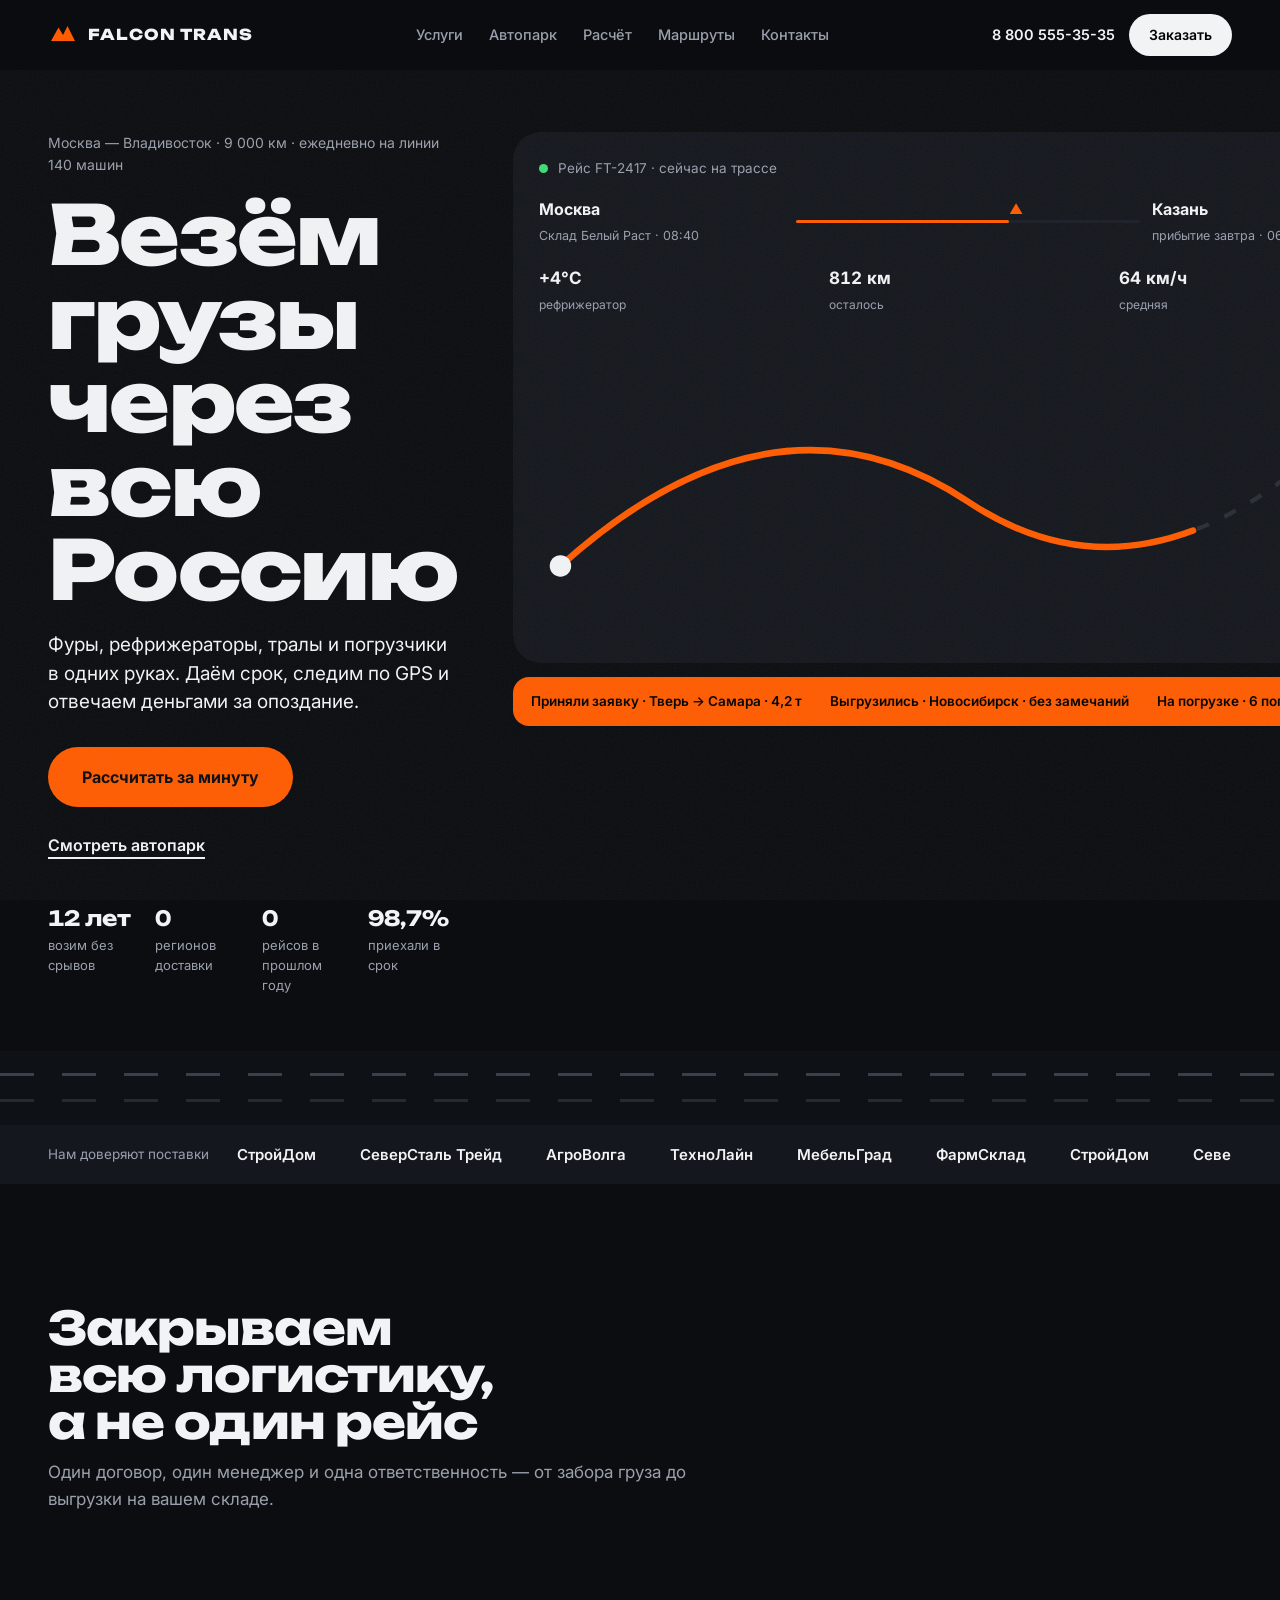
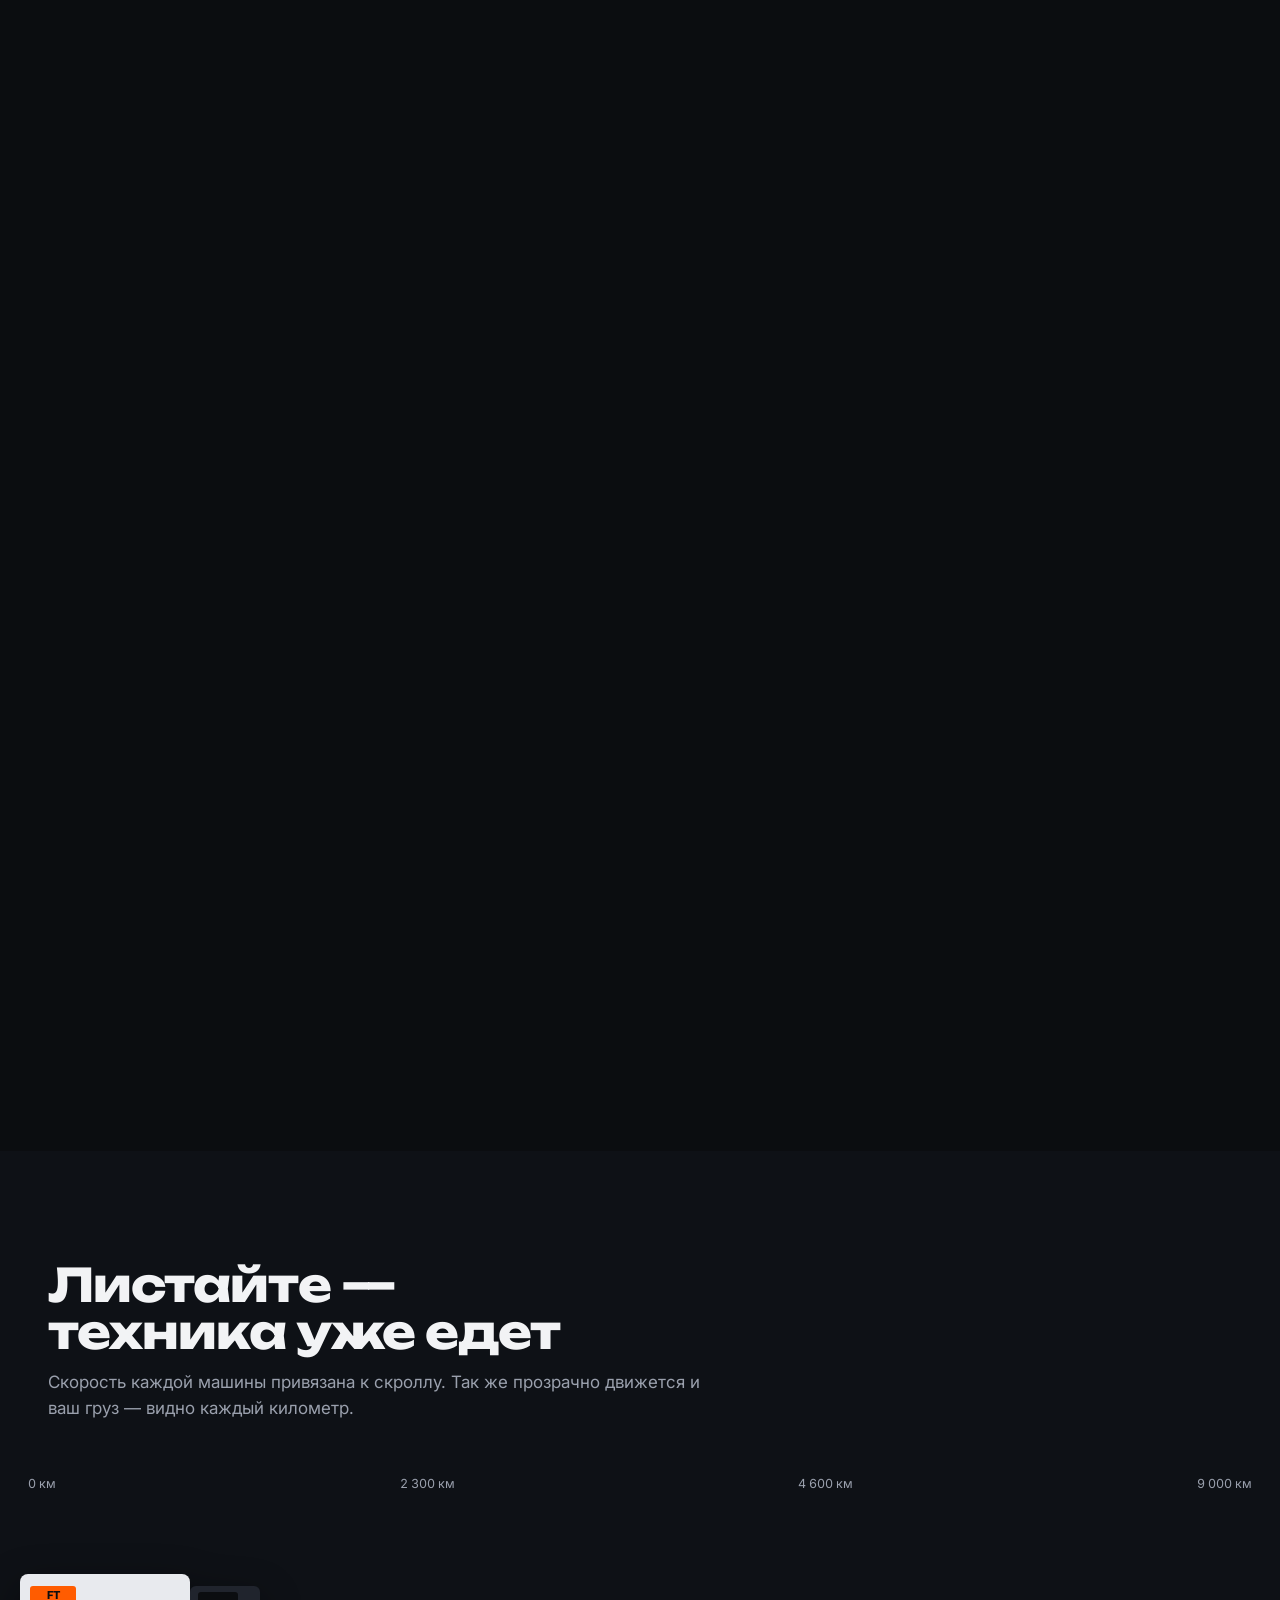
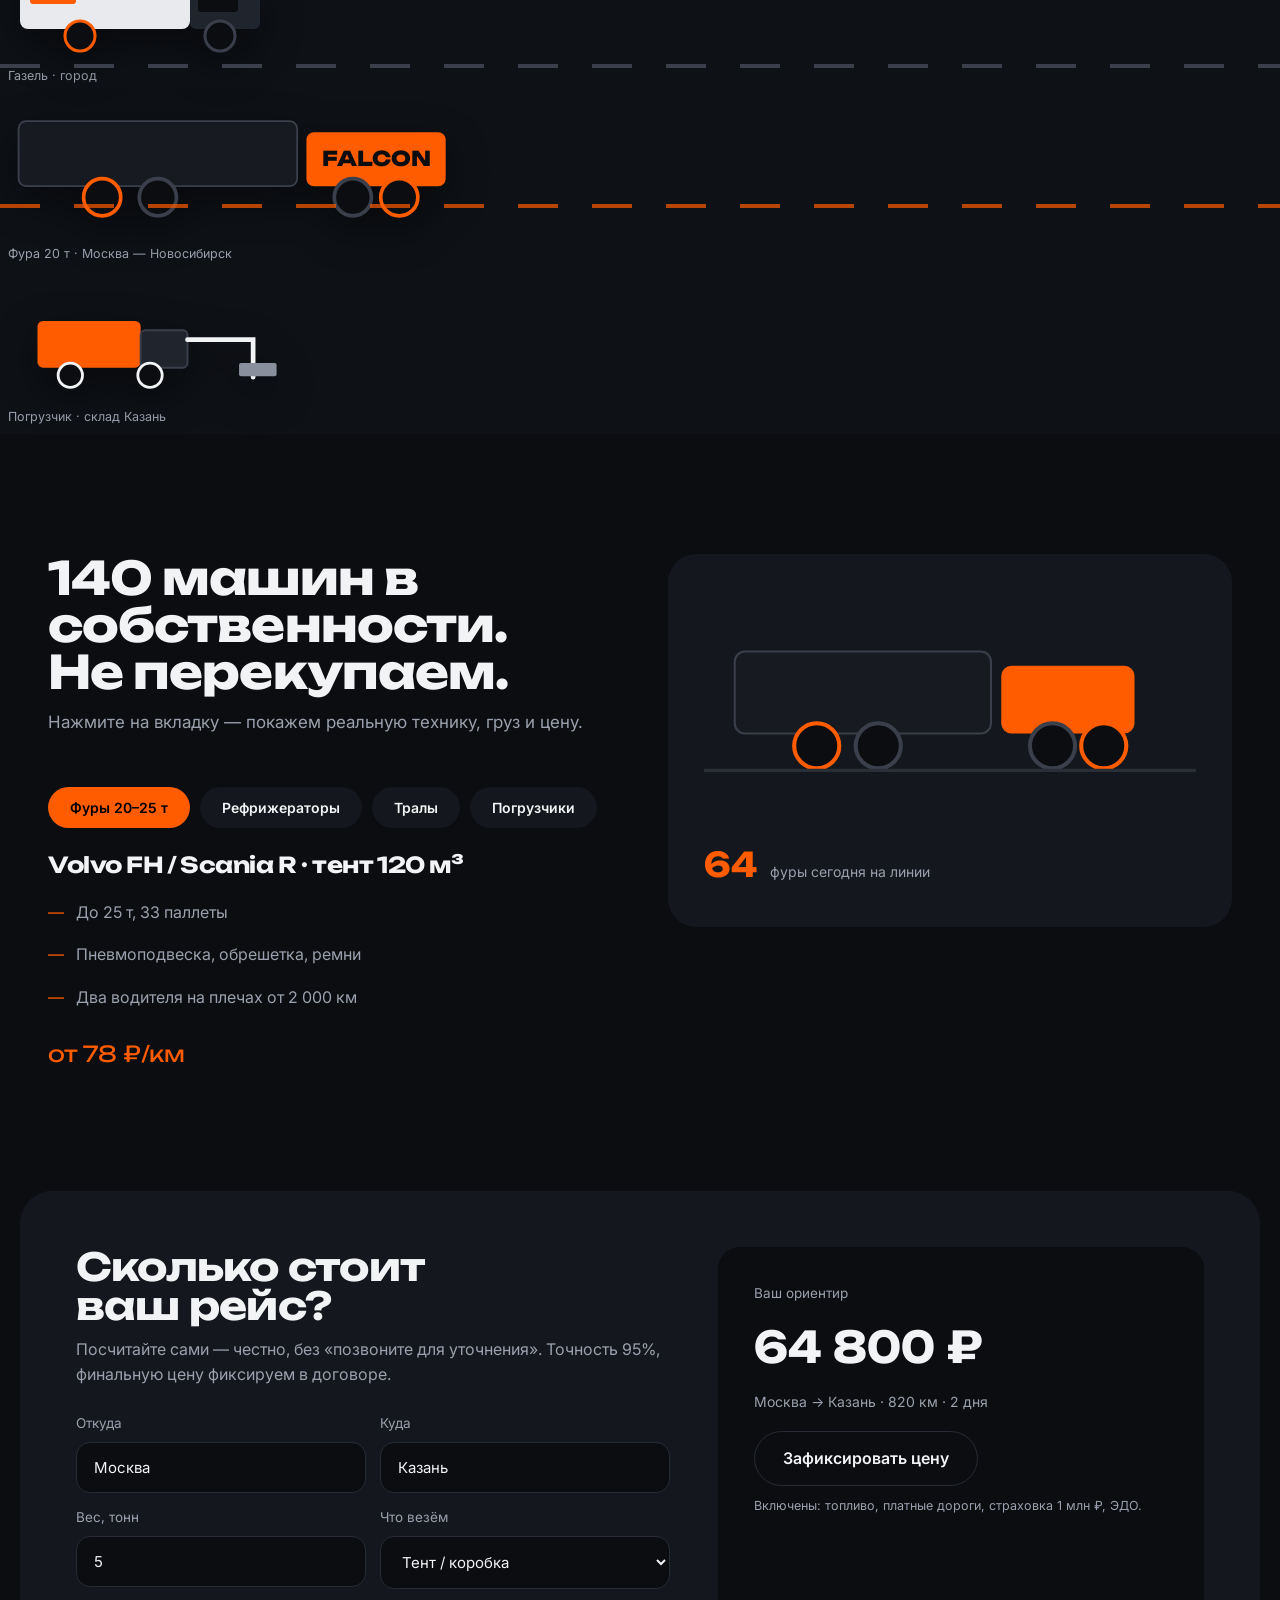
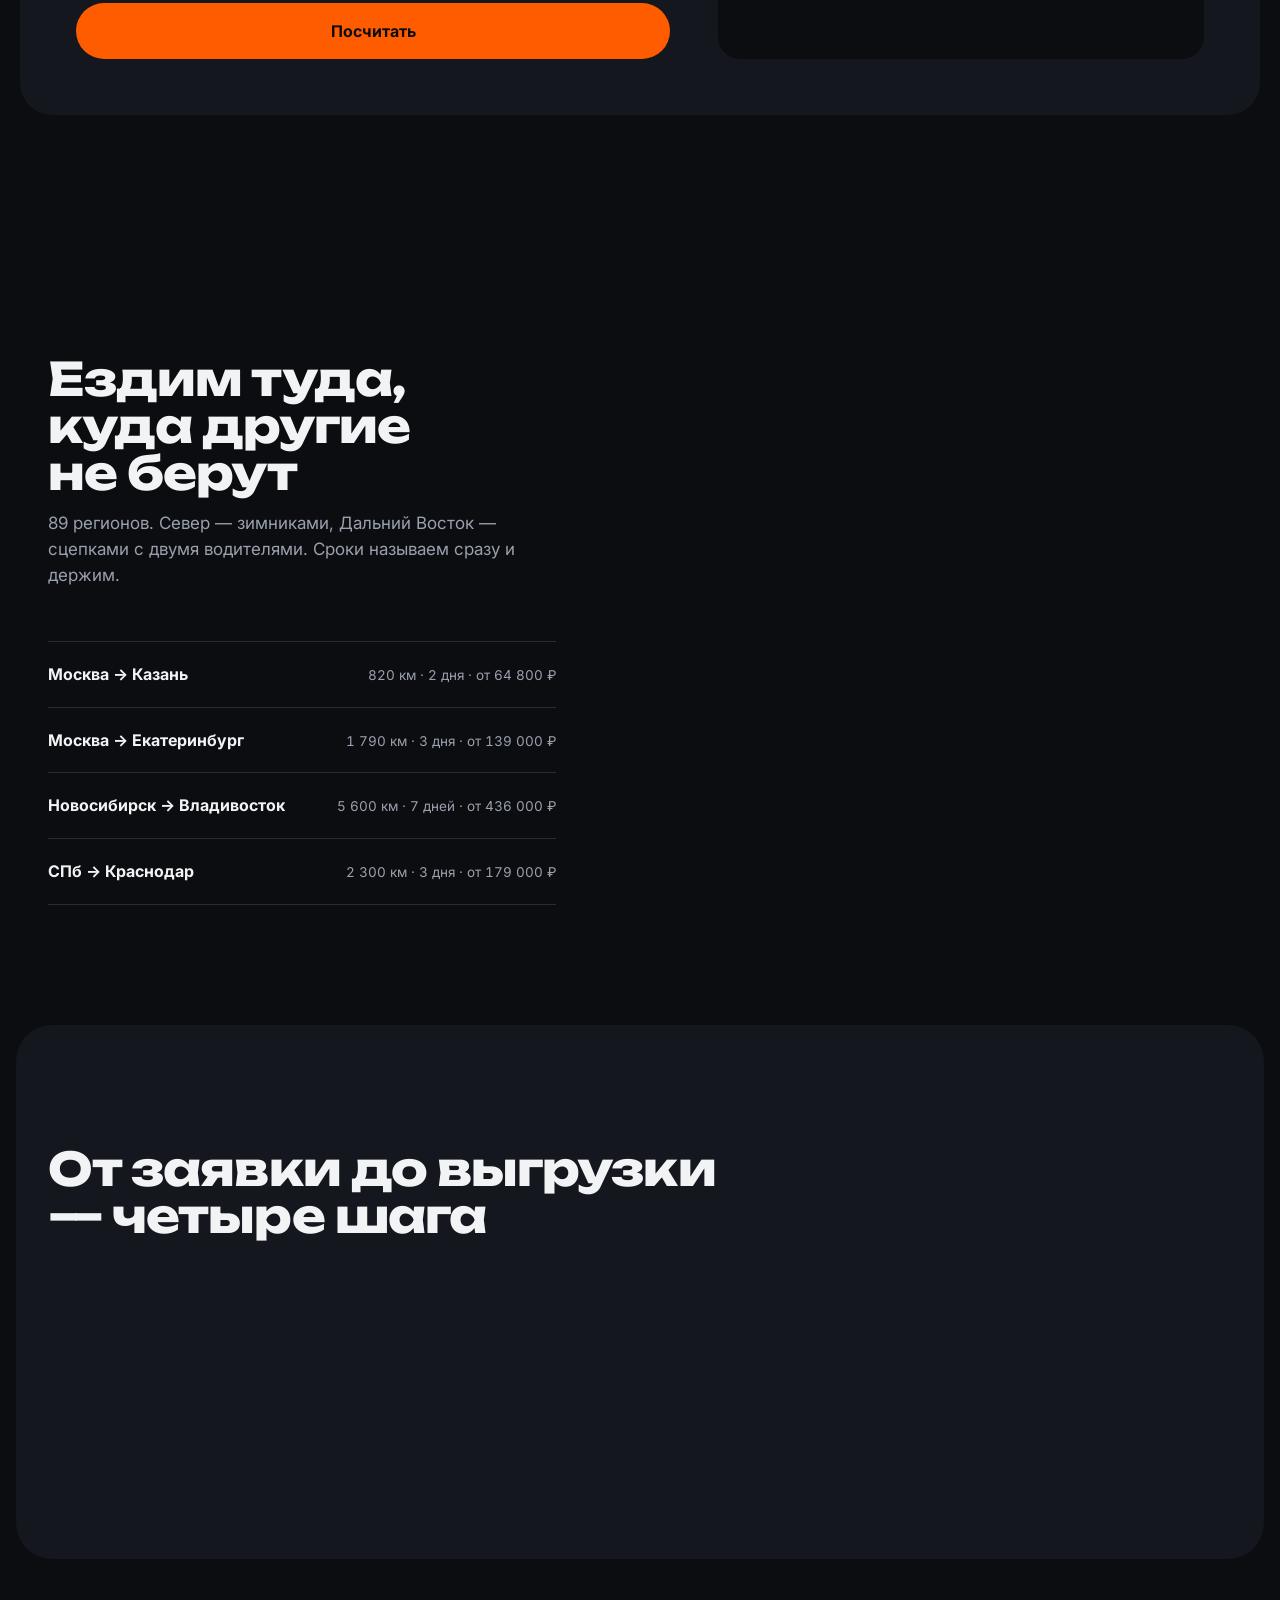
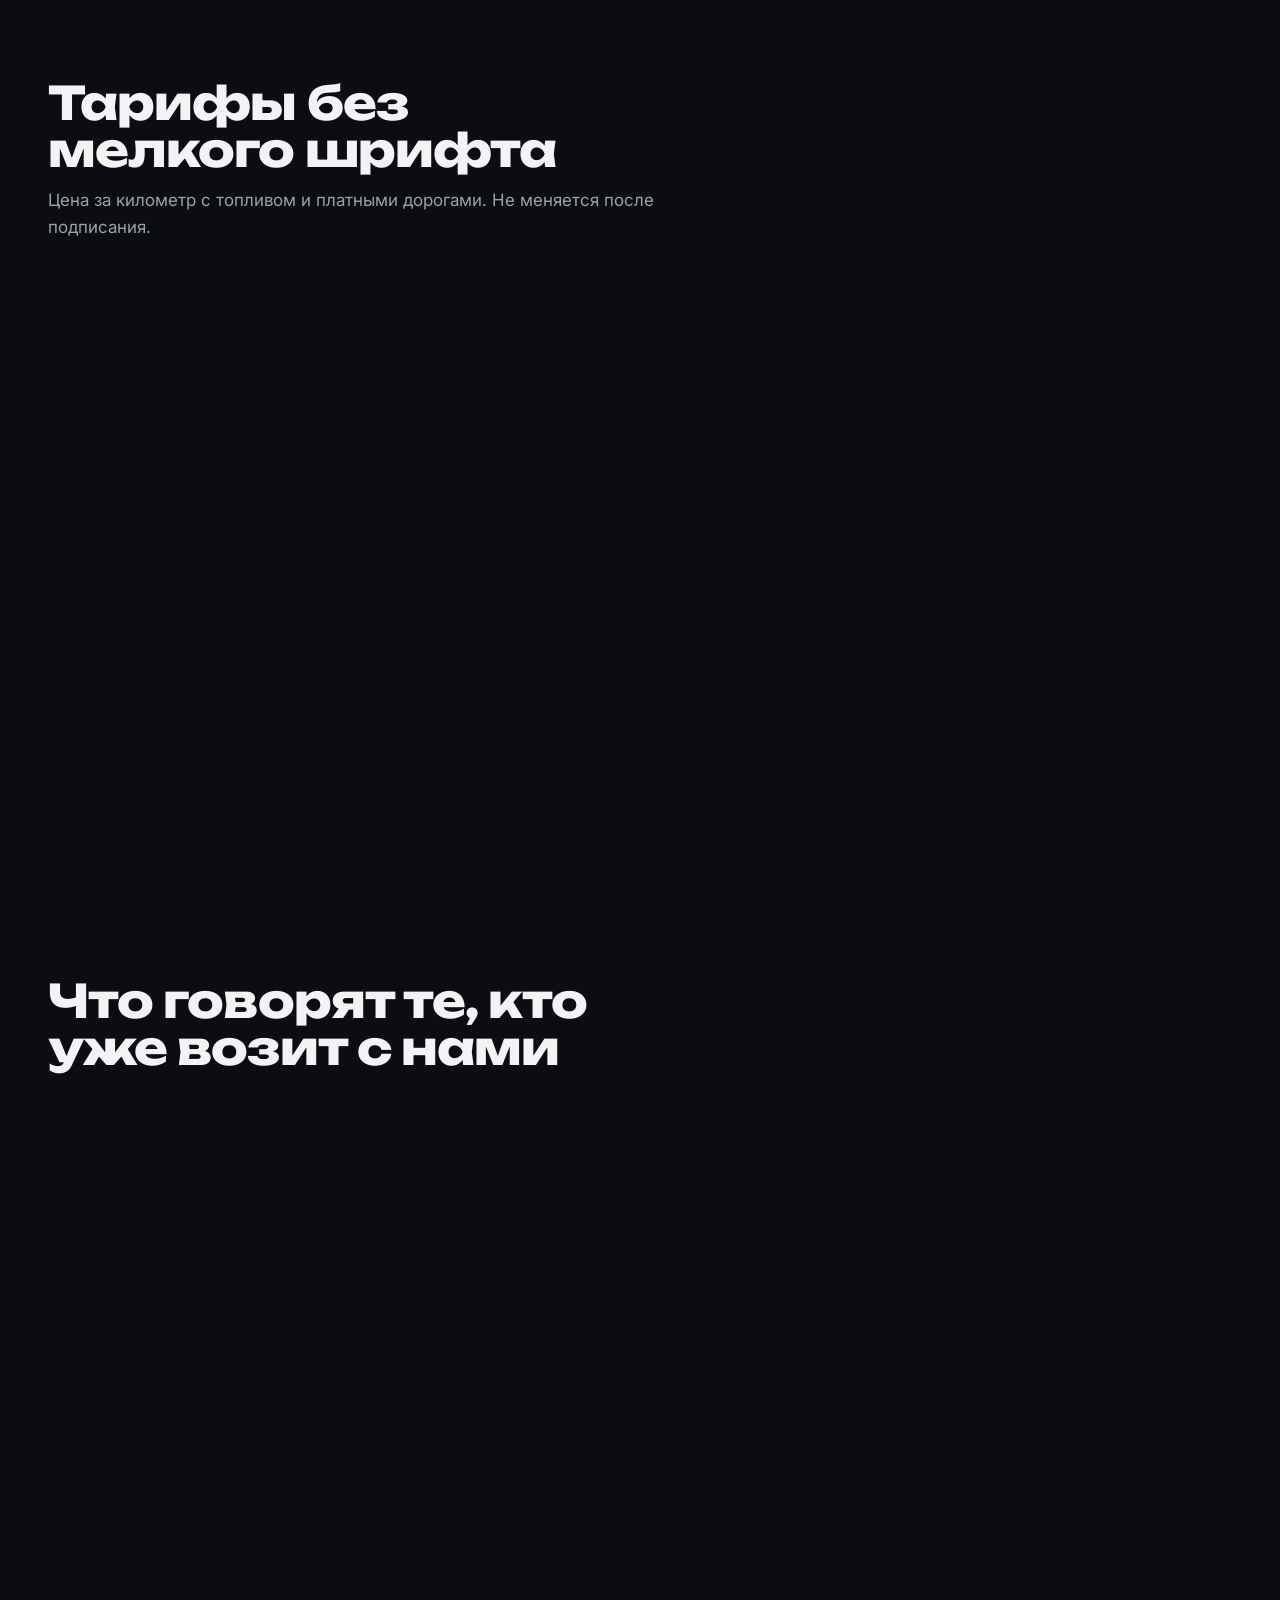
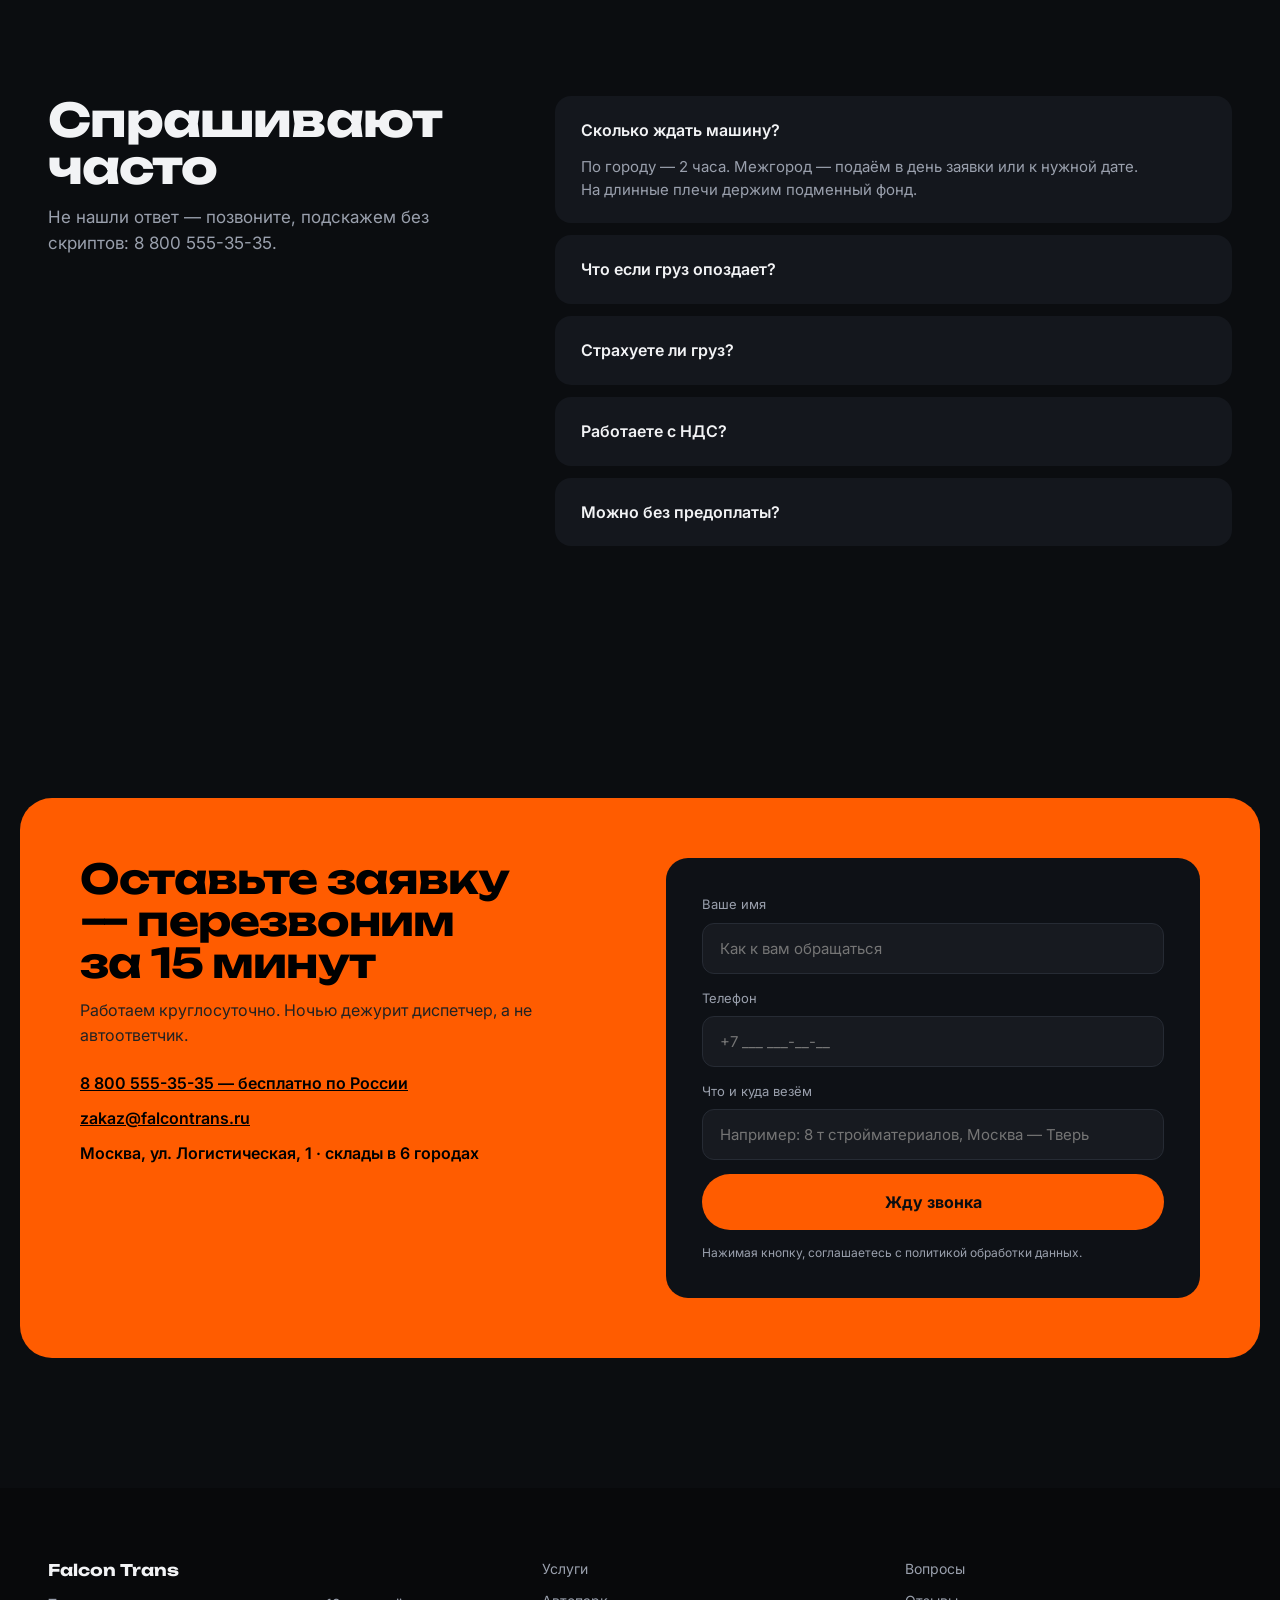
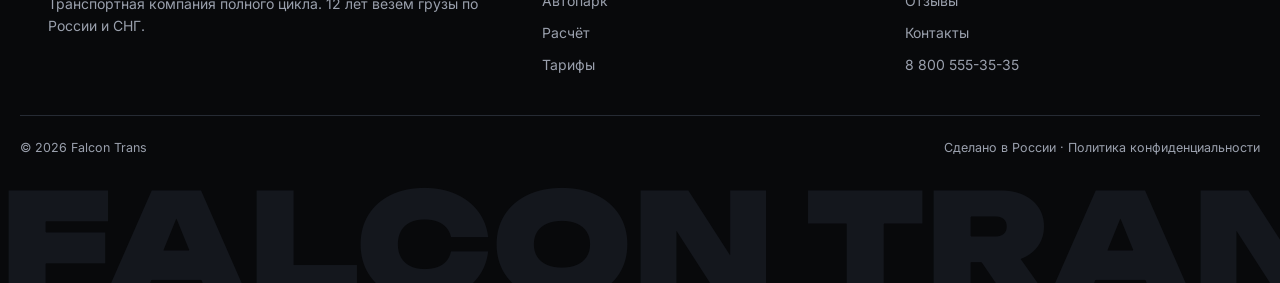
<file: index.html>
<!DOCTYPE html>
<html lang="ru">
<head>
<meta charset="UTF-8">
<meta name="viewport" content="width=device-width, initial-scale=1.0">
<title>Falcon Trans — грузоперевозки по всей России за 1–7 дней</title>
<meta name="description" content="Falcon Trans — транспортная компания полного цикла. Фуры, рефрижераторы, тралы и погрузчики. 89 регионов, GPS-контроль, страховка, склады. Расчёт за 15 минут.">
<meta property="og:title" content="Falcon Trans — везём через всю Россию">
<meta property="og:description" content="Собственный автопарк, спецтехника, отслеживание в реальном времени.">
<meta property="og:type" content="website">
<link rel="icon" href="data:image/svg+xml,%3Csvg xmlns='http://www.w3.org/2000/svg' viewBox='0 0 40 40'%3E%3Cpath d='M4 28L14 10L20 20L26 8L36 28H4Z' fill='%23FF5C00'/%3E%3C/svg%3E">
<link rel="preconnect" href="https://fonts.googleapis.com">
<link rel="preconnect" href="https://fonts.gstatic.com" crossorigin>
<link href="https://fonts.googleapis.com/css2?family=Unbounded:wght@400;500;600;700;800;900&family=Inter:wght@400;500;600&display=swap" rel="stylesheet">
<link rel="stylesheet" href="styles.css">
</head>
<body>
<a class="skip" href="#main">Перейти к содержимому</a>
<div class="progress" id="progress" aria-hidden="true"></div>
<div class="grain" aria-hidden="true"></div>

<div class="preloader" id="preloader" aria-hidden="true">
  <div class="preloader-mark">FALCON TRANS</div>
  <div class="preloader-road"><span></span></div>
</div>

<header class="nav" id="nav">
  <div class="nav-in">
    <a href="#top" class="brand" aria-label="Falcon Trans — на главную">
      <svg viewBox="0 0 40 40" aria-hidden="true"><path d="M4 28L14 10L20 20L26 8L36 28H4Z" fill="#FF5C00"/></svg>
      <span>FALCON TRANS</span>
    </a>
    <nav class="nav-links" aria-label="Основная навигация">
      <a href="#services">Услуги</a>
      <a href="#fleet">Автопарк</a>
      <a href="#calc">Расчёт</a>
      <a href="#geo">Маршруты</a>
      <a href="#contacts">Контакты</a>
    </nav>
    <div class="nav-side">
      <a class="nav-tel" href="tel:+78005553535">8 800 555-35-35</a>
      <a class="btn-small" href="#calc">Заказать</a>
      <button class="burger" id="burger" aria-label="Открыть меню" aria-expanded="false"><span></span><span></span></button>
    </div>
  </div>
</header>

<div class="mmenu" id="mmenu" hidden>
  <a href="#services">Услуги</a>
  <a href="#fleet">Автопарк</a>
  <a href="#calc">Расчёт стоимости</a>
  <a href="#geo">Маршруты</a>
  <a href="#contacts">Контакты</a>
  <a class="btn-primary" href="tel:+78005553535">Позвонить</a>
</div>

<main id="main">
<!-- HERO -->
<section class="hero" id="top">
  <div class="wrap hero-grid">
    <div class="hero-copy">
      <p class="hero-meta">Москва — Владивосток · 9 000 км · ежедневно на линии 140 машин</p>
      <h1>Везём грузы через всю Россию</h1>
      <p class="lead">Фуры, рефрижераторы, тралы и погрузчики в одних руках. Даём срок, следим по GPS и отвечаем деньгами за опоздание.</p>
      <div class="hero-actions">
        <a href="#calc" class="btn-primary" data-magnet>Рассчитать за минуту</a>
        <a href="#fleet" class="hero-link">Смотреть автопарк</a>
      </div>
      <dl class="hero-numbers">
        <div><dt>12 лет</dt><dd>возим без срывов</dd></div>
        <div><dt data-count="89">0</dt><dd>регионов доставки</dd></div>
        <div><dt><span data-count="48200">0</span></dt><dd>рейсов в прошлом году</dd></div>
        <div><dt>98,7%</dt><dd>приехали в срок</dd></div>
      </dl>
    </div>
    <div class="hero-board">
      <div class="board-card" id="boardCard">
        <div class="board-top">
          <span class="live-dot"></span>
          <span>Рейс FT-2417 · сейчас на трассе</span>
        </div>
        <div class="board-route">
          <div><strong>Москва</strong><span>Склад Белый Раст · 08:40</span></div>
          <div class="board-line" aria-hidden="true"><i></i><em class="board-truck" id="boardTruck">▲</em></div>
          <div class="board-right"><strong>Казань</strong><span>прибытие завтра · 06:10</span></div>
        </div>
        <div class="board-meta">
          <div><b>+4°C</b><span>рефрижератор</span></div>
          <div><b>812 км</b><span>осталось</span></div>
          <div><b>64 км/ч</b><span>средняя</span></div>
        </div>
        <svg class="board-map" viewBox="0 0 400 140" aria-hidden="true">
          <path d="M10 110 Q 110 20 200 80 T 390 30" fill="none" stroke="#2A2E36" stroke-width="2" stroke-dasharray="6 8"/>
          <path class="board-path" d="M10 110 Q 110 20 200 80 T 390 30" fill="none" stroke="#FF5C00" stroke-width="3" stroke-linecap="round"/>
          <circle cx="10" cy="110" r="5" fill="#F2F3F5"/><circle cx="390" cy="30" r="5" fill="#FF5C00"/>
        </svg>
      </div>
      <div class="board-ticker">
        <span>Приняли заявку · Тверь → Самара · 4,2 т</span>
        <span>Выгрузились · Новосибирск · без замечаний</span>
        <span>На погрузке · 6 погрузчиков · Казань</span>
      </div>
    </div>
  </div>
  <div class="hero-asphalt" aria-hidden="true">
    <div class="asphalt-lane lane-a"></div>
    <div class="asphalt-lane lane-b"></div>
  </div>
</section>

<!-- TRUST -->
<div class="trust">
  <div class="wrap trust-row">
    <span>Нам доверяют поставки</span>
    <div class="marquee" aria-label="Клиенты"><div class="marquee-track">
      <b>СтройДом</b><b>СеверСталь Трейд</b><b>АгроВолга</b><b>ТехноЛайн</b><b>МебельГрад</b><b>ФармСклад</b><b>СтройДом</b><b>СеверСталь Трейд</b><b>АгроВолга</b><b>ТехноЛайн</b><b>МебельГрад</b><b>ФармСклад</b>
    </div></div>
  </div>
</div>

<!-- SERVICES BENTO -->
<section class="section" id="services">
  <div class="wrap">
    <div class="sec-head">
      <h2>Закрываем всю логистику, а не один рейс</h2>
      <p>Один договор, один менеджер и одна ответственность — от забора груза до выгрузки на вашем складе.</p>
    </div>
    <div class="bento">
      <article class="b-card b-big reveal">
        <div class="b-visual b-road" aria-hidden="true">
          <svg viewBox="0 0 520 180"><rect x="0" y="120" width="520" height="10" fill="#22262E"/><rect x="0" y="123" width="520" height="4" fill="#FF5C00" opacity=".9" class="dashmove"/><g class="vmove v1"><rect x="40" y="60" width="220" height="60" rx="6" fill="#171A20" stroke="#333945" stroke-width="2"/><rect x="270" y="72" width="120" height="48" rx="6" fill="#20242D" stroke="#333945" stroke-width="2"/><circle cx="120" cy="130" r="16" fill="#0B0D10" stroke="#FF5C00" stroke-width="3"/><circle cx="170" cy="130" r="16" fill="#0B0D10" stroke="#3A3F4B" stroke-width="3"/><circle cx="330" cy="130" r="16" fill="#0B0D10" stroke="#3A3F4B" stroke-width="3"/></g></svg>
        </div>
        <h3>Междугородние перевозки</h3>
        <p>Тенты 20–120 м³, рефрижераторы −20…+20°C, сцепки и одиночки. Ежедневные выходы из Москвы, Питера, Казани и Новосибирска.</p>
        <a href="#calc">Посчитать рейс</a>
      </article>
      <article class="b-card reveal">
        <div class="b-visual" aria-hidden="true">
          <svg viewBox="0 0 260 140"><rect x="20" y="50" width="90" height="50" rx="5" fill="#171A20" stroke="#333945" stroke-width="2"/><rect x="115" y="60" width="50" height="40" rx="5" fill="#20242D" stroke="#333945" stroke-width="2"/><path d="M165 70h55v30h-55" fill="none" stroke="#FF5C00" stroke-width="4" stroke-linecap="round"/><circle cx="50" cy="108" r="11" fill="#0B0D10" stroke="#FF5C00" stroke-width="2.5"/><circle cx="90" cy="108" r="11" fill="#0B0D10" stroke="#3A3F4B" stroke-width="2.5"/></svg>
        </div>
        <h3>Погрузчики с водителем</h3>
        <p>Toyota и Linde 1,5–10 т. Приедем на ваш склад или дадим технику в аренду на месяц.</p>
        <span class="b-price">от 1 900 ₽/час</span>
      </article>
      <article class="b-card reveal">
        <h3>Негабарит и тралы</h3>
        <p>Станки, спецтехника, модули до 60 т. Разрешения, машины прикрытия, согласование с ГИБДД берём на себя.</p>
        <div class="chips"><span>низкорамники</span><span>разрешения за 3 дня</span></div>
      </article>
      <article class="b-card reveal">
        <h3>Склады ответхранения</h3>
        <p>Тёплые и холодные склады класса А в 6 городах. Примем, пересчитаем, промаркируем и отгрузим по вашей заявке.</p>
        <span class="b-price">от 18 ₽/паллето-сутки</span>
      </article>
      <article class="b-card b-wide reveal">
        <div>
          <h3>Сборные грузы и экспедирование</h3>
          <p>Не нужно платить за целую фуру. Соберём ваш груз с другими, застрахуем и привезём с полным пакетом документов в ЭДО.</p>
        </div>
        <strong>от 9 ₽/кг</strong>
      </article>
    </div>
  </div>
</section>

<!-- HIGHWAY : signature scroll -->
<section class="highway" id="highway" aria-label="Как движется ваша доставка">
  <div class="wrap">
    <div class="sec-head light">
      <h2>Листайте — техника уже едет</h2>
      <p>Скорость каждой машины привязана к скроллу. Так же прозрачно движется и ваш груз — видно каждый километр.</p>
    </div>
  </div>
  <div class="road-stage" id="roadStage">
    <div class="km" aria-hidden="true"><span>0 км</span><span>2 300 км</span><span>4 600 км</span><span>9 000 км</span></div>
    <!-- van -->
    <div class="vehicle van" id="vVan" aria-hidden="true">
      <svg viewBox="0 0 300 120"><rect x="20" y="30" width="170" height="55" rx="8" fill="#E8EAEE"/><rect x="190" y="42" width="70" height="43" rx="6" fill="#20242D"/><rect x="198" y="48" width="40" height="20" rx="3" fill="#0B0D10"/><circle cx="80" cy="92" r="15" fill="#0B0D10" stroke="#FF5C00" stroke-width="3" class="wheel"/><circle cx="220" cy="92" r="15" fill="#0B0D10" stroke="#3A3F4B" stroke-width="3" class="wheel"/><rect x="30" y="42" width="46" height="18" rx="3" fill="#FF5C00"/><text x="53" y="55" text-anchor="middle" font-size="11" font-weight="800" fill="#0B0D10" font-family="Inter">FT</text></svg>
      <em>Газель · город</em>
    </div>
    <!-- truck -->
    <div class="vehicle truck" id="vTruck" aria-hidden="true">
      <svg viewBox="0 0 560 170"><rect x="20" y="40" width="300" height="70" rx="8" fill="#171A20" stroke="#3A3F4B" stroke-width="2"/><rect x="330" y="52" width="150" height="58" rx="8" fill="#FF5C00"/><text x="405" y="88" text-anchor="middle" font-family="Unbounded" font-weight="800" font-size="22" fill="#0B0D10">FALCON</text><circle cx="110" cy="122" r="20" fill="#0B0D10" stroke="#FF5C00" stroke-width="4" class="wheel"/><circle cx="170" cy="122" r="20" fill="#0B0D10" stroke="#3A3F4B" stroke-width="4" class="wheel"/><circle cx="380" cy="122" r="20" fill="#0B0D10" stroke="#3A3F4B" stroke-width="4" class="wheel"/><circle cx="430" cy="122" r="20" fill="#0B0D10" stroke="#FF5C00" stroke-width="4" class="wheel"/></svg>
      <em>Фура 20 т · Москва — Новосибирск</em>
    </div>
    <!-- forklift -->
    <div class="vehicle fork" id="vFork" aria-hidden="true">
      <svg viewBox="0 0 320 140"><rect x="40" y="50" width="110" height="50" rx="6" fill="#FF5C00"/><rect x="150" y="60" width="50" height="40" rx="5" fill="#20242D" stroke="#3A3F4B" stroke-width="2"/><path d="M200 70h70v40" fill="none" stroke="#F2F3F5" stroke-width="5" stroke-linecap="round"/><rect x="255" y="95" width="40" height="14" rx="2" fill="#8A8F9E"/><circle cx="75" cy="108" r="13" fill="#0B0D10" stroke="#F2F3F5" stroke-width="3" class="wheel"/><circle cx="160" cy="108" r="13" fill="#0B0D10" stroke="#F2F3F5" stroke-width="3" class="wheel"/></svg>
      <em>Погрузчик · склад Казань</em>
    </div>
    <div class="road" aria-hidden="true"><i></i></div>
  </div>
</section>

<!-- FLEET TABS -->
<section class="section" id="fleet">
  <div class="wrap fleet-grid">
    <div>
      <div class="sec-head">
        <h2>140 машин в собственности. Не перекупаем.</h2>
        <p>Нажмите на вкладку — покажем реальную технику, груз и цену.</p>
      </div>
      <div class="tabs" role="tablist" aria-label="Автопарк">
        <button class="tab active" data-tab="fura" role="tab" aria-selected="true">Фуры 20–25 т</button>
        <button class="tab" data-tab="ref" role="tab" aria-selected="false">Рефрижераторы</button>
        <button class="tab" data-tab="tral" role="tab" aria-selected="false">Тралы</button>
        <button class="tab" data-tab="fork" role="tab" aria-selected="false">Погрузчики</button>
      </div>
      <div class="fleet-panels">
        <div class="panel active" id="p-fura" role="tabpanel">
          <h3>Volvo FH / Scania R · тент 120 м³</h3>
          <ul><li>До 25 т, 33 паллеты</li><li>Пневмоподвеска, обрешетка, ремни</li><li>Два водителя на плечах от 2 000 км</li></ul>
          <p class="fleet-price">от 78 ₽/км</p>
        </div>
        <div class="panel" id="p-ref" role="tabpanel" hidden>
          <h3>Рефрижераторы Thermo King</h3>
          <ul><li>−20…+20°C, логгер температуры</li><li>Мясо, молочка, фарма, цветы</li><li>Мойка и санобработка перед рейсом</li></ul>
          <p class="fleet-price">от 92 ₽/км</p>
        </div>
        <div class="panel" id="p-tral" role="tabpanel" hidden>
          <h3>Низкорамные тралы 30–60 т</h3>
          <ul><li>Длина до 16 м, уширители</li><li>Разрешения и прикрытие включены</li><li>Экскаваторы, станки, бытовки</li></ul>
          <p class="fleet-price">от 140 ₽/км</p>
        </div>
        <div class="panel" id="p-fork" role="tabpanel" hidden>
          <h3>Toyota 8FD / Linde H30</h3>
          <ul><li>1,5–10 т, мачта до 6 м</li><li>Водитель с допуском, страховка</li><li>Смена 8 часов, работа ночью</li></ul>
          <p class="fleet-price">от 1 900 ₽/час</p>
        </div>
      </div>
    </div>
    <div class="fleet-stage" aria-hidden="true">
      <div class="fleet-card">
        <svg id="fleetSvg" viewBox="0 0 480 220"><rect x="30" y="60" width="250" height="80" rx="10" fill="#171A20" stroke="#3A3F4B" stroke-width="2"/><rect x="290" y="74" width="130" height="66" rx="10" fill="#FF5C00"/><circle cx="110" cy="152" r="22" fill="#0B0D10" stroke="#FF5C00" stroke-width="4" class="wheel"/><circle cx="170" cy="152" r="22" fill="#0B0D10" stroke="#3A3F4B" stroke-width="4" class="wheel"/><circle cx="340" cy="152" r="22" fill="#0B0D10" stroke="#3A3F4B" stroke-width="4" class="wheel"/><circle cx="390" cy="152" r="22" fill="#0B0D10" stroke="#FF5C00" stroke-width="4" class="wheel"/><line x1="0" y1="176" x2="480" y2="176" stroke="#2A2E36" stroke-width="3"/></svg>
        <div class="fleet-note"><b id="fleetCount">64</b><span id="fleetNote">фуры сегодня на линии</span></div>
      </div>
    </div>
  </div>
</section>

<!-- CALC -->
<section class="section calc-sec" id="calc">
  <div class="wrap calc-box">
    <div>
      <h2>Сколько стоит ваш рейс?</h2>
      <p>Посчитайте сами — честно, без «позвоните для уточнения». Точность 95%, финальную цену фиксируем в договоре.</p>
      <form class="calc-form" id="calcForm">
        <label>Откуда<input id="cFrom" value="Москва" required></label>
        <label>Куда<input id="cTo" value="Казань" required></label>
        <label>Вес, тонн<input id="cWeight" type="number" min="0.1" max="60" step="0.1" value="5" required></label>
        <label>Что везём<select id="cType"><option value="1">Тент / коробка</option><option value="1.18">Рефрижератор</option><option value="1.8">Негабарит / трал</option><option value="0.4">Погрузчик (почасовая)</option></select></label>
        <button class="btn-primary" type="submit">Посчитать</button>
      </form>
    </div>
    <div class="calc-out">
      <span>Ваш ориентир</span>
      <strong id="calcPrice">64 800 ₽</strong>
      <em id="calcMeta">Москва → Казань · 820 км · 2 дня</em>
      <a href="#contacts" class="btn-ghost">Зафиксировать цену</a>
      <small>Включены: топливо, платные дороги, страховка 1 млн ₽, ЭДО.</small>
    </div>
  </div>
</section>

<!-- GEO -->
<section class="section" id="geo">
  <div class="wrap geo-grid">
    <div>
      <div class="sec-head">
        <h2>Ездим туда, куда другие не берут</h2>
        <p>89 регионов. Север — зимниками, Дальний Восток — сцепками с двумя водителями. Сроки называем сразу и держим.</p>
      </div>
      <ol class="routes">
        <li><b>Москва → Казань</b><span>820 км · 2 дня · от 64 800 ₽</span></li>
        <li><b>Москва → Екатеринбург</b><span>1 790 км · 3 дня · от 139 000 ₽</span></li>
        <li><b>Новосибирск → Владивосток</b><span>5 600 км · 7 дней · от 436 000 ₽</span></li>
        <li><b>СПб → Краснодар</b><span>2 300 км · 3 дня · от 179 000 ₽</span></li>
      </ol>
    </div>
    <div class="map-card reveal" aria-label="Карта маршрутов">
      <svg viewBox="0 0 520 280" class="map">
        <path d="M30 170 L90 140 L160 150 L230 120 L300 130 L370 100 L440 115 L490 85 L490 190 L440 205 L370 190 L300 210 L230 195 L160 215 L90 200 L30 220 Z" fill="#14171D" stroke="#2A2E36" stroke-width="2"/>
        <path class="route-draw" d="M90 165 Q 160 130 230 145 T 370 125 T 470 100" fill="none" stroke="#FF5C00" stroke-width="3" stroke-linecap="round" stroke-dasharray="8 8"/>
        <g class="dots"><circle cx="90" cy="165" r="6" fill="#FF5C00"/><circle cx="230" cy="145" r="6" fill="#F2F3F5"/><circle cx="370" cy="125" r="6" fill="#F2F3F5"/><circle cx="470" cy="100" r="6" fill="#FF5C00"/></g>
      </svg>
      <div class="map-tags"><span>Москва</span><span>Екатеринбург</span><span>Красноярск</span><span>Владивосток</span></div>
    </div>
  </div>
</section>

<!-- STEPS -->
<section class="section steps-sec">
  <div class="wrap">
    <div class="sec-head"><h2>От заявки до выгрузки — четыре шага</h2></div>
    <ol class="steps">
      <li class="reveal"><b>Заявка за 5 минут</b><p>Звонок или форма. Менеджер считает маршрут, фиксирует цену и подаёт машину.</p><span>15 минут на расчёт</span></li>
      <li class="reveal"><b>Погрузка под контролем</b><p>Водитель с доверенностью, фото кузова, пломба. Погрузчики — наши, ждать никого не надо.</p><span>Фотоотчёт в мессенджер</span></li>
      <li class="reveal"><b>Дорога в прямом эфире</b><p>GPS каждые 30 секунд, температура для рефа, звонок за 3 часа до прибытия.</p><span>Личный кабинет</span></li>
      <li class="reveal"><b>Выгрузка и документы</b><p>Принимаете груз, подписываете ЭДО за 2 минуты. Оплата после, без предоплаты для постоянных.</p><span>Оплата по факту</span></li>
    </ol>
  </div>
</section>

<!-- PRICING -->
<section class="section" id="tariffs">
  <div class="wrap">
    <div class="sec-head"><h2>Тарифы без мелкого шрифта</h2><p>Цена за километр с топливом и платными дорогами. Не меняется после подписания.</p></div>
    <div class="tariffs">
      <article class="t-card reveal"><h3>Город</h3><strong>от 1 800 ₽/час</strong><p>Газели и одиночки для переездов и поставок по городу.</p><ul><li>Подача за 2 часа</li><li>2 грузчика в помощь</li><li>Оплата по факту</li></ul><a href="#contacts">Выбрать</a></article>
      <article class="t-card hot reveal"><em>Выбирают чаще</em><h3>Межгород</h3><strong>от 78 ₽/км</strong><p>Фуры и рефы между городами. Страховка и ЭДО включены.</p><ul><li>Срок в договоре</li><li>GPS и фотоотчёты</li><li>Штраф за опоздание — наш</li></ul><a href="#calc">Посчитать рейс</a></article>
      <article class="t-card reveal"><h3>Бизнес</h3><strong>индивидуально</strong><p>Регулярные поставки, склады, выделенные машины и менеджер.</p><ul><li>Скидка до 14%</li><li>Отсрочка 30 дней</li><li>Аналитика затрат</li></ul><a href="#contacts">Обсудить</a></article>
    </div>
  </div>
</section>

<!-- REVIEWS -->
<section class="section" id="reviews">
  <div class="wrap">
    <div class="sec-head"><h2>Что говорят те, кто уже возит с нами</h2></div>
    <div class="wall">
      <blockquote class="reveal">«Везли линию для цеха — 4 трала из Питера в Челны. Разрешения сделали за 3 дня, все пришли колонной.»<cite>Марат Галеев · ТехноЛайн, Казань</cite></blockquote>
      <blockquote class="reveal">«Молочку возим рефами каждую неделю. Температурный лог прикладывают к каждой накладной — сети принимают без вопросов.»<cite>Ольга Санина · АгроВолга</cite></blockquote>
      <blockquote class="reveal">«Дали погрузчики на склад в аренду на полгода. Один сломался — через 4 часа уже стоял подменный.»<cite>Дмитрий Ким · МебельГрад, Новосибирск</cite></blockquote>
      <blockquote class="reveal">«Считали сначала, что дорого. Потом посчитали срывы у прошлого подрядчика — с Falcon вышло дешевле на 11%.»<cite>Игорь Савельев · СтройДом</cite></blockquote>
    </div>
  </div>
</section>

<!-- FAQ -->
<section class="section" id="faq">
  <div class="wrap faq-grid">
    <div class="sec-head"><h2>Спрашивают часто</h2><p>Не нашли ответ — позвоните, подскажем без скриптов: 8 800 555-35-35.</p></div>
    <div>
      <details open><summary>Сколько ждать машину?</summary><p>По городу — 2 часа. Межгород — подаём в день заявки или к нужной дате. На длинные плечи держим подменный фонд.</p></details>
      <details><summary>Что если груз опоздает?</summary><p>В договоре фиксируем срок и штраф в вашу пользу — 0,5% за сутки. В прошлом году опоздали 1,3% рейсов, все штрафы выплатили за 5 дней.</p></details>
      <details><summary>Страхуете ли груз?</summary><p>Да. Базово — до 1 млн ₽ включено. Дорогой груз застрахуем до 15 млн ₽, полис пришлём до погрузки.</p></details>
      <details><summary>Работаете с НДС?</summary><p>Да, работаем с НДС и без, ЭДО (Диадок, СБИС), полный пакет закрывающих в день выгрузки.</p></details>
      <details><summary>Можно без предоплаты?</summary><p>Первый рейс — по факту выгрузки. Постоянным — отсрочка 14–30 дней.</p></details>
    </div>
  </div>
</section>

<!-- CONTACTS -->
<section class="section contact-sec" id="contacts">
  <div class="wrap contact-box">
    <div>
      <h2>Оставьте заявку — перезвоним за 15 минут</h2>
      <p>Работаем круглосуточно. Ночью дежурит диспетчер, а не автоответчик.</p>
      <ul class="contact-list">
        <li><a href="tel:+78005553535">8 800 555-35-35 — бесплатно по России</a></li>
        <li><a href="mailto:zakaz@falcontrans.ru">zakaz@falcontrans.ru</a></li>
        <li>Москва, ул. Логистическая, 1 · склады в 6 городах</li>
      </ul>
    </div>
    <form id="leadForm" novalidate>
      <label>Ваше имя<input name="name" autocomplete="name" placeholder="Как к вам обращаться" required><small class="err" hidden>Подскажите имя</small></label>
      <label>Телефон<input name="phone" type="tel" inputmode="tel" autocomplete="tel" placeholder="+7 ___ ___-__-__" required><small class="err" hidden>Проверьте номер — нужно 11 цифр</small></label>
      <label>Что и куда везём<input name="cargo" placeholder="Например: 8 т стройматериалов, Москва — Тверь"></label>
      <button class="btn-primary" type="submit">Жду звонка</button>
      <p class="form-ok" id="formOk" hidden>Приняли. Менеджер уже считает маршрут и перезвонит.</p>
      <small class="form-note">Нажимая кнопку, соглашаетесь с политикой обработки данных.</small>
    </form>
  </div>
</section>
</main>

<footer class="footer">
  <div class="wrap foot-grid">
    <div><b>Falcon Trans</b><p>Транспортная компания полного цикла. 12 лет везём грузы по России и СНГ.</p></div>
    <nav aria-label="Карта сайта"><a href="#services">Услуги</a><a href="#fleet">Автопарк</a><a href="#calc">Расчёт</a><a href="#tariffs">Тарифы</a></nav>
    <nav aria-label="Помощь"><a href="#faq">Вопросы</a><a href="#reviews">Отзывы</a><a href="#contacts">Контакты</a><a href="tel:+78005553535">8 800 555-35-35</a></nav>
  </div>
  <div class="wrap foot-bottom"><span>© 2026 Falcon Trans</span><span>Сделано в России · Политика конфиденциальности</span></div>
  <div class="giant" aria-hidden="true">FALCON TRANS</div>
</footer>

<script src="script.js"></script>
</body>
</html>
</file>
<file: styles.css>
*{margin:0;padding:0;box-sizing:border-box}
[hidden]{display:none !important}
:root{
--ground:#0B0D10;--surface:#14171D;--surface2:#1B1F27;--line:#262B34;
--ink:#F2F3F5;--muted:#9AA0AD;--accent:#FF5C00;--accent-ink:#0B0D10;
--ease:cubic-bezier(.23,1,.32,1);--ease-io:cubic-bezier(.77,0,.175,1);
--r-lg:28px;--r-md:20px;--r-pill:999px;
--font-d:'Unbounded',sans-serif;--font-b:'Inter',sans-serif;
}
html{scroll-behavior:smooth}
body{background:var(--ground);color:var(--ink);font-family:var(--font-b);line-height:1.55;overflow-x:hidden;-webkit-font-smoothing:antialiased}
::selection{background:var(--accent);color:#000}
.wrap{max-width:1240px;margin:0 auto;padding:0 28px}
h1,h2,h3{font-family:var(--font-d);text-wrap:balance;letter-spacing:-.02em;line-height:1.02}
p{max-width:62ch}
a{color:inherit}
:focus-visible{outline:3px solid var(--accent);outline-offset:3px;border-radius:6px}
.skip{position:absolute;left:-999px;top:0;background:var(--accent);color:#000;padding:12px 18px;z-index:200;font-weight:700}
.skip:focus{left:12px;top:12px}
.progress{position:fixed;top:0;left:0;height:3px;width:100%;transform-origin:0 50%;transform:scaleX(0);background:var(--accent);z-index:120}
.grain{position:fixed;inset:0;pointer-events:none;z-index:90;opacity:.07;background-image:url("data:image/svg+xml,%3Csvg xmlns='http://www.w3.org/2000/svg' width='160' height='160'%3E%3Cfilter id='n'%3E%3CfeTurbulence type='fractalNoise' baseFrequency='.9' numOctaves='2'/%3E%3C/filter%3E%3Crect width='160' height='160' filter='url(%23n)' opacity='.9'/%3E%3C/svg%3E")}
/* preloader */
.preloader{position:fixed;inset:0;background:var(--ground);z-index:300;display:flex;flex-direction:column;gap:18px;align-items:center;justify-content:center;transition:opacity .5s var(--ease),visibility .5s}
.preloader.done{opacity:0;visibility:hidden}
.preloader-mark{font-family:var(--font-d);font-weight:800;letter-spacing:.14em}
.preloader-road{width:220px;height:3px;background:var(--surface2);overflow:hidden;border-radius:99px}
.preloader-road span{display:block;height:100%;width:40%;background:var(--accent);animation:load 1s linear infinite}
@keyframes load{from{transform:translateX(-100%)}to{transform:translateX(260%)}}
/* nav */
.nav{position:fixed;top:0;left:0;right:0;z-index:110;background:rgba(11,13,16,.92)}
.nav.scrolled{border-bottom:1px solid var(--line)}
.nav-in{max-width:1240px;margin:0 auto;padding:14px 28px;display:flex;align-items:center;justify-content:space-between;gap:20px}
.brand{display:flex;align-items:center;gap:10px;text-decoration:none;font-family:var(--font-d);font-weight:800;font-size:15px;letter-spacing:.06em}
.brand svg{width:30px;height:30px}
.nav-links{display:flex;gap:26px}
.nav-links a{text-decoration:none;color:var(--muted);font-size:14.5px;font-weight:500;transition:color .2s}
.nav-links a:hover{color:var(--ink)}
.nav-side{display:flex;align-items:center;gap:14px}
.nav-tel{font-weight:600;font-size:14.5px;text-decoration:none}
.btn-small{background:var(--ink);color:#000;text-decoration:none;font-weight:600;font-size:14px;padding:10px 20px;border-radius:var(--r-pill);transition:transform .2s var(--ease),background .2s}
.btn-small:hover{background:var(--accent)}
.burger{display:none;background:none;border:0;cursor:pointer;padding:10px;flex-direction:column;gap:6px}
.burger span{display:block;width:24px;height:2px;background:var(--ink)}
.mmenu{position:fixed;inset:64px 0 0 0;background:var(--ground);z-index:105;display:flex;flex-direction:column;gap:8px;padding:28px}
.mmenu a{font-family:var(--font-d);font-size:26px;text-decoration:none;padding:10px 0}
/* hero */
.hero{padding:132px 0 0;position:relative;overflow:hidden}
.hero-grid{display:grid;grid-template-columns:1.05fr .95fr;gap:56px;align-items:start}
.hero-meta{color:var(--muted);font-size:14px;margin-bottom:18px}
.hero h1{font-size:clamp(42px,6.4vw,84px);font-weight:800;margin-bottom:20px}
.lead{font-size:19px;line-height:1.5;color:var(--ink);margin-bottom:30px}
.hero-actions{display:flex;align-items:center;gap:26px;margin-bottom:44px;flex-wrap:wrap}
.btn-primary{display:inline-flex;align-items:center;justify-content:center;background:var(--accent);color:var(--accent-ink);text-decoration:none;font-weight:700;font-size:16px;padding:18px 34px;border-radius:var(--r-pill);border:0;cursor:pointer;font-family:var(--font-b);transition:transform .22s var(--ease),background .22s}
.btn-primary:hover{transform:translateY(-2px);background:#ff6e1f}
.btn-primary:active{transform:translateY(1px) scale(.98)}
.hero-link{font-weight:600;color:var(--ink);text-decoration-thickness:2px;text-underline-offset:6px}
.hero-numbers{display:grid;grid-template-columns:repeat(4,1fr);gap:18px}
.hero-numbers dt{font-family:var(--font-d);font-weight:700;font-size:21px;font-variant-numeric:tabular-nums}
.hero-numbers dd{color:var(--muted);font-size:13px;margin:0}
.hero-board{display:flex;flex-direction:column;gap:14px}
.board-card{background:var(--surface);border-radius:var(--r-lg);padding:26px}
.board-top{display:flex;align-items:center;gap:10px;font-size:13.5px;color:var(--muted);margin-bottom:18px}
.live-dot{width:9px;height:9px;border-radius:50%;background:#3ddc74;animation:blink 1.6s infinite}
@keyframes blink{50%{opacity:.3}}
.board-route{display:grid;grid-template-columns:1fr 1.4fr 1fr;gap:12px;align-items:center;margin-bottom:18px}
.board-route strong{display:block;font-size:16px}
.board-route span{font-size:12.5px;color:var(--muted)}
.board-line{height:3px;background:var(--surface2);border-radius:99px;position:relative}
.board-line i{position:absolute;inset:0;width:62%;background:var(--accent);border-radius:99px}
.board-truck{position:absolute;top:-22px;left:62%;font-style:normal;color:var(--accent);font-size:14px;transition:left .3s linear}
.board-meta{display:grid;grid-template-columns:repeat(3,1fr);gap:12px;margin-bottom:8px}
.board-meta b{display:block;font-size:17px;font-variant-numeric:tabular-nums}
.board-meta span{font-size:12px;color:var(--muted)}
.board-map{width:100%;height:auto;margin-top:6px}
.board-path{stroke-dasharray:520;stroke-dashoffset:200;animation:draw 5s linear infinite}
@keyframes draw{to{stroke-dashoffset:-320}}
.board-ticker{background:var(--accent);color:#000;border-radius:16px;padding:14px 18px;font-size:13.5px;font-weight:600;display:flex;gap:28px;overflow:hidden;white-space:nowrap}
.board-ticker span{animation:tick 14s linear infinite}
@keyframes tick{to{transform:translateX(-220%)}}
.hero-asphalt{margin-top:56px;height:74px;position:relative;background:#0E1116;overflow:hidden}
.asphalt-lane{position:absolute;left:0;right:0;height:3px;background-image:repeating-linear-gradient(90deg,#3A3F4B 0 34px,transparent 34px 62px)}
.lane-a{top:22px;animation:road 1.1s linear infinite}
.lane-b{top:48px;animation:road 1.7s linear infinite;opacity:.55}
@keyframes road{to{transform:translateX(-62px)}}
/* trust */
.trust{background:var(--surface);padding:18px 0;overflow:hidden}
.trust-row{display:flex;align-items:center;gap:28px}
.trust-row>span{color:var(--muted);font-size:13.5px;flex-shrink:0}
.marquee{overflow:hidden;flex:1}
.marquee-track{display:flex;gap:44px;white-space:nowrap;animation:marquee 26s linear infinite;width:max-content}
.marquee-track b{font-weight:600;color:var(--ink);font-size:15px}
@keyframes marquee{to{transform:translateX(-50%)}}
/* sections */
.section{padding:120px 0}
.sec-head{max-width:720px;margin-bottom:52px}
.sec-head h2{font-size:clamp(30px,3.6vw,48px);font-weight:750;margin-bottom:14px}
.sec-head p{color:var(--muted);font-size:17px}
/* bento */
.bento{display:grid;grid-template-columns:repeat(6,1fr);gap:18px}
.b-card{background:var(--surface);border-radius:var(--r-lg);padding:32px;transition:transform .3s var(--ease),background .3s}
.b-card:hover{transform:translateY(-4px);background:var(--surface2)}
.b-card h3{font-size:19px;margin:16px 0 10px}
.b-card p{color:var(--muted);font-size:15px}
.b-card a{color:var(--accent);font-weight:600;font-size:14.5px}
.b-big{grid-column:span 4;grid-row:span 2}
.b-card:nth-child(2){grid-column:span 2}.b-card:nth-child(3){grid-column:span 2}
.b-card:nth-child(4){grid-column:span 2}.b-wide{grid-column:span 6;display:flex;justify-content:space-between;align-items:center;gap:24px;background:var(--accent);color:#000}
.b-wide p{color:#1a1a1a}.b-wide strong{font-family:var(--font-d);font-size:28px;white-space:nowrap}
.b-visual svg{width:100%;height:auto;display:block}
.chips{display:flex;gap:8px;flex-wrap:wrap;margin-top:14px}
.chips span{background:var(--surface2);padding:7px 14px;border-radius:99px;font-size:12.5px}
.b-price{display:inline-block;margin-top:14px;font-weight:700;color:var(--accent)}
.b-wide .b-price{color:#000}
.dashmove{animation:dashm 1s linear infinite}
@keyframes dashm{to{transform:translateX(20px)}}
.vmove{animation:bob 2.4s ease-in-out infinite}
@keyframes bob{50%{transform:translateY(-4px)}}
/* highway */
.highway{background:#0E1116;padding:110px 0 0;overflow:hidden}
.sec-head.light p{color:var(--muted)}
.road-stage{position:relative;height:560px;max-width:1400px;margin:0 auto}
.km{position:absolute;top:0;left:28px;right:28px;display:flex;justify-content:space-between;color:var(--muted);font-size:12.5px;font-variant-numeric:tabular-nums}
.vehicle{position:absolute;left:0;will-change:transform}
.vehicle em{display:block;font-style:normal;font-size:12.5px;color:var(--muted);margin-top:2px;padding-left:8px}
.vehicle svg{display:block;filter:drop-shadow(0 14px 20px rgba(0,0,0,.45))}
.van{top:70px;width:300px}
.truck{top:210px;width:520px}
.fork{top:400px;width:300px}
.road{position:absolute;left:0;right:0;top:0;bottom:0;pointer-events:none}
.road i{position:absolute;left:0;right:0;height:4px;background-image:repeating-linear-gradient(90deg,#3A3F4B 0 40px,transparent 40px 74px)}
.road i:nth-child(1){top:190px}.road::after{content:"";position:absolute;left:0;right:0;top:330px;height:4px;background-image:repeating-linear-gradient(90deg,var(--accent) 0 40px,transparent 40px 74px);opacity:.7}
.wheel{transform-box:fill-box;transform-origin:center;animation:spin .7s linear infinite}
@keyframes spin{to{transform:rotate(360deg)}}
/* fleet */
.fleet-grid{display:grid;grid-template-columns:1fr 1fr;gap:56px;align-items:start}
.tabs{display:flex;flex-wrap:wrap;gap:10px;margin:26px 0}
.tab{background:var(--surface);color:var(--ink);border:0;padding:12px 22px;border-radius:var(--r-pill);font-weight:600;font-size:14px;cursor:pointer;font-family:var(--font-b);transition:background .2s,color .2s,transform .2s var(--ease)}
.tab.active{background:var(--accent);color:#000}
.tab:hover{transform:translateY(-1px)}
.panel h3{font-size:22px;margin-bottom:14px}
.panel ul{list-style:none;margin-bottom:18px}
.panel li{padding:9px 0 9px 28px;position:relative;color:var(--muted)}
.panel li::before{content:"—";position:absolute;left:0;color:var(--accent)}
.fleet-price{font-family:var(--font-d);font-size:22px;color:var(--accent)}
.fleet-stage{position:sticky;top:100px}
.fleet-card{background:var(--surface);border-radius:var(--r-lg);padding:36px}
.fleet-card svg{width:100%;height:auto}
.fleet-note{margin-top:16px;display:flex;align-items:baseline;gap:12px}
.fleet-note b{font-family:var(--font-d);font-size:34px;color:var(--accent);font-variant-numeric:tabular-nums}
.fleet-note span{color:var(--muted);font-size:14px}
/* calc */
.calc-sec{padding-top:0}
.calc-box{background:var(--surface);border-radius:32px;padding:56px;display:grid;grid-template-columns:1.1fr .9fr;gap:48px}
.calc-box h2{font-size:clamp(28px,3vw,40px);margin-bottom:12px}
.calc-box>p,.calc-box>div>p{color:var(--muted);margin-bottom:26px}
.calc-form{display:grid;grid-template-columns:1fr 1fr;gap:14px}
.calc-form label{font-size:13.5px;color:var(--muted);display:flex;flex-direction:column;gap:8px}
.calc-form input,.calc-form select{background:var(--ground);border:1px solid var(--line);color:var(--ink);border-radius:14px;padding:15px 17px;font-size:15px;font-family:var(--font-b);width:100%}
.calc-form input:focus,.calc-form select:focus{outline:none;border-color:var(--accent)}
.calc-form .btn-primary{grid-column:1/-1}
.calc-out{background:var(--ground);border-radius:22px;padding:36px;display:flex;flex-direction:column;gap:10px;align-items:flex-start}
.calc-out span{color:var(--muted);font-size:13.5px}
.calc-out strong{font-family:var(--font-d);font-size:clamp(34px,3.4vw,48px);font-variant-numeric:tabular-nums}
.calc-out em{font-style:normal;color:var(--muted);font-size:14px}
.btn-ghost{display:inline-flex;border:1px solid var(--line);padding:14px 28px;border-radius:var(--r-pill);text-decoration:none;font-weight:600;margin-top:8px;transition:border-color .2s,transform .2s var(--ease)}
.btn-ghost:hover{border-color:var(--accent);transform:translateY(-2px)}
.calc-out small{color:var(--muted);font-size:12.5px}
/* geo */
.geo-grid{display:grid;grid-template-columns:.9fr 1.1fr;gap:56px;align-items:start}
.routes{list-style:none}
.routes li{padding:20px 0;border-top:1px solid var(--line);display:flex;justify-content:space-between;gap:18px;align-items:baseline}
.routes li:last-child{border-bottom:1px solid var(--line)}
.routes b{font-size:16px}
.routes span{color:var(--muted);font-size:13.5px;text-align:right;font-variant-numeric:tabular-nums}
.map-card{background:var(--surface);border-radius:var(--r-lg);padding:36px}
.map{width:100%;height:auto}
.route-draw{animation:routed 2.6s linear infinite}
@keyframes routed{to{stroke-dashoffset:-64}}
.dots circle:first-child,.dots circle:last-child{animation:blink 1.8s infinite}
.map-tags{display:flex;gap:10px;flex-wrap:wrap;margin-top:16px}
.map-tags span{background:var(--surface2);padding:8px 16px;border-radius:99px;font-size:13px;color:var(--muted)}
/* steps */
.steps-sec{background:var(--surface);border-radius:36px;margin:0 16px}
.steps{list-style:none;display:grid;grid-template-columns:repeat(4,1fr);gap:28px;counter-reset:st}
.steps li{position:relative;padding-top:8px}
.steps b{display:block;font-family:var(--font-d);font-size:17px;margin-bottom:10px}
.steps p{color:var(--muted);font-size:14.5px;margin-bottom:12px}
.steps span{font-size:12.5px;color:var(--accent);font-weight:600}
/* tariffs */
.tariffs{display:grid;grid-template-columns:repeat(3,1fr);gap:18px;align-items:stretch}
.t-card{background:var(--surface);border-radius:var(--r-lg);padding:38px;display:flex;flex-direction:column;gap:12px}
.t-card.hot{background:var(--accent);color:#000}
.t-card.hot p,.t-card.hot li{color:#1c1c1c}
.t-card em{font-style:normal;font-size:12.5px;font-weight:700;background:#000;color:#fff;width:fit-content;padding:6px 14px;border-radius:99px}
.t-card h3{font-size:18px}
.t-card strong{font-family:var(--font-d);font-size:30px}
.t-card p{font-size:14.5px;color:var(--muted)}
.t-card ul{list-style:none;margin:8px 0 20px}
.t-card li{padding:8px 0 8px 26px;position:relative;font-size:14.5px}
.t-card li::before{content:"✓";position:absolute;left:0;color:var(--accent)}
.t-card.hot li::before{color:#000}
.t-card a{margin-top:auto;font-weight:700;color:inherit}
/* reviews */
.wall{columns:2;column-gap:18px}
.wall blockquote{background:var(--surface);border-radius:var(--r-md);padding:30px;margin:0 0 18px;break-inside:avoid;font-size:16px;line-height:1.5}
.wall cite{display:block;margin-top:14px;font-style:normal;color:var(--muted);font-size:13.5px}
/* faq */
.faq-grid{display:grid;grid-template-columns:.8fr 1.2fr;gap:56px;align-items:start}
details{background:var(--surface);border-radius:16px;padding:22px 26px;margin-bottom:12px}
summary{cursor:pointer;font-weight:600;font-size:16px;list-style:none}
summary::-webkit-details-marker{display:none}
details p{color:var(--muted);margin-top:12px;font-size:15px}
/* contacts */
.contact-sec{padding-bottom:130px}
.contact-box{background:var(--accent);color:#000;border-radius:32px;padding:60px;display:grid;grid-template-columns:1fr 1fr;gap:52px}
.contact-box h2{font-size:clamp(28px,3.2vw,42px);margin-bottom:14px}
.contact-box p{color:#222;margin-bottom:24px}
.contact-list{list-style:none;display:flex;flex-direction:column;gap:10px;font-weight:600}
.contact-list a{color:#000}
#leadForm{background:#0E1116;border-radius:22px;padding:36px;display:flex;flex-direction:column;gap:14px}
#leadForm label{font-size:13px;color:var(--muted);display:flex;flex-direction:column;gap:8px}
#leadForm input{background:#171A20;border:1px solid var(--line);border-radius:12px;padding:15px 17px;color:var(--ink);font-size:15px;font-family:var(--font-b)}
#leadForm input:focus{outline:none;border-color:var(--accent)}
#leadForm input.invalid{border-color:#ff4444}
.err{color:#ff7b7b;font-size:12.5px}
.form-ok{color:#3ddc74;font-weight:600}
.form-note{font-size:12px;color:var(--muted)}
/* footer */
.footer{background:#08090B;padding:70px 0 0;overflow:hidden}
.foot-grid{display:grid;grid-template-columns:1.4fr 1fr 1fr;gap:36px;margin-bottom:40px}
.foot-grid b{font-family:var(--font-d)}
.foot-grid p{color:var(--muted);font-size:14px;margin-top:10px}
.foot-grid nav{display:flex;flex-direction:column;gap:10px}
.foot-grid nav a{color:var(--muted);text-decoration:none;font-size:14px}
.foot-grid nav a:hover{color:var(--ink)}
.foot-bottom{display:flex;justify-content:space-between;color:var(--muted);font-size:12.5px;padding:22px 0;border-top:1px solid var(--line);position:relative;z-index:2}
.giant{font-family:var(--font-d);font-weight:900;font-size:11.2vw;line-height:.9;text-align:center;color:#14171D;white-space:nowrap;user-select:none;margin-bottom:-.18em}
/* reveal */
.reveal{opacity:0;transform:translateY(34px);transition:opacity .7s var(--ease),transform .7s var(--ease)}
.reveal.in{opacity:1;transform:none}
/* responsive */
@media(max-width:1020px){
.nav-links,.nav-tel{display:none}.burger{display:flex}
.hero-grid,.fleet-grid,.geo-grid,.faq-grid,.calc-box,.contact-box{grid-template-columns:1fr}
.hero{padding-top:110px}.hero-numbers{grid-template-columns:repeat(2,1fr)}
.b-big,.b-card:nth-child(2),.b-card:nth-child(3),.b-card:nth-child(4),.b-wide{grid-column:span 6}
.b-wide{flex-direction:column;align-items:flex-start}
.steps{grid-template-columns:1fr 1fr}.tariffs{grid-template-columns:1fr}
.road-stage{height:480px}.truck{width:420px}.van,.fork{width:240px}
.fleet-stage{position:static}
.wall{columns:1}
.calc-box,.contact-box{padding:34px}
.section{padding:84px 0}
}
@media(prefers-reduced-motion:reduce){
*,*::before,*::after{animation-duration:.01ms !important;transition-duration:.01ms !important}
html{scroll-behavior:auto}
.reveal{opacity:1;transform:none}
}
</file>
